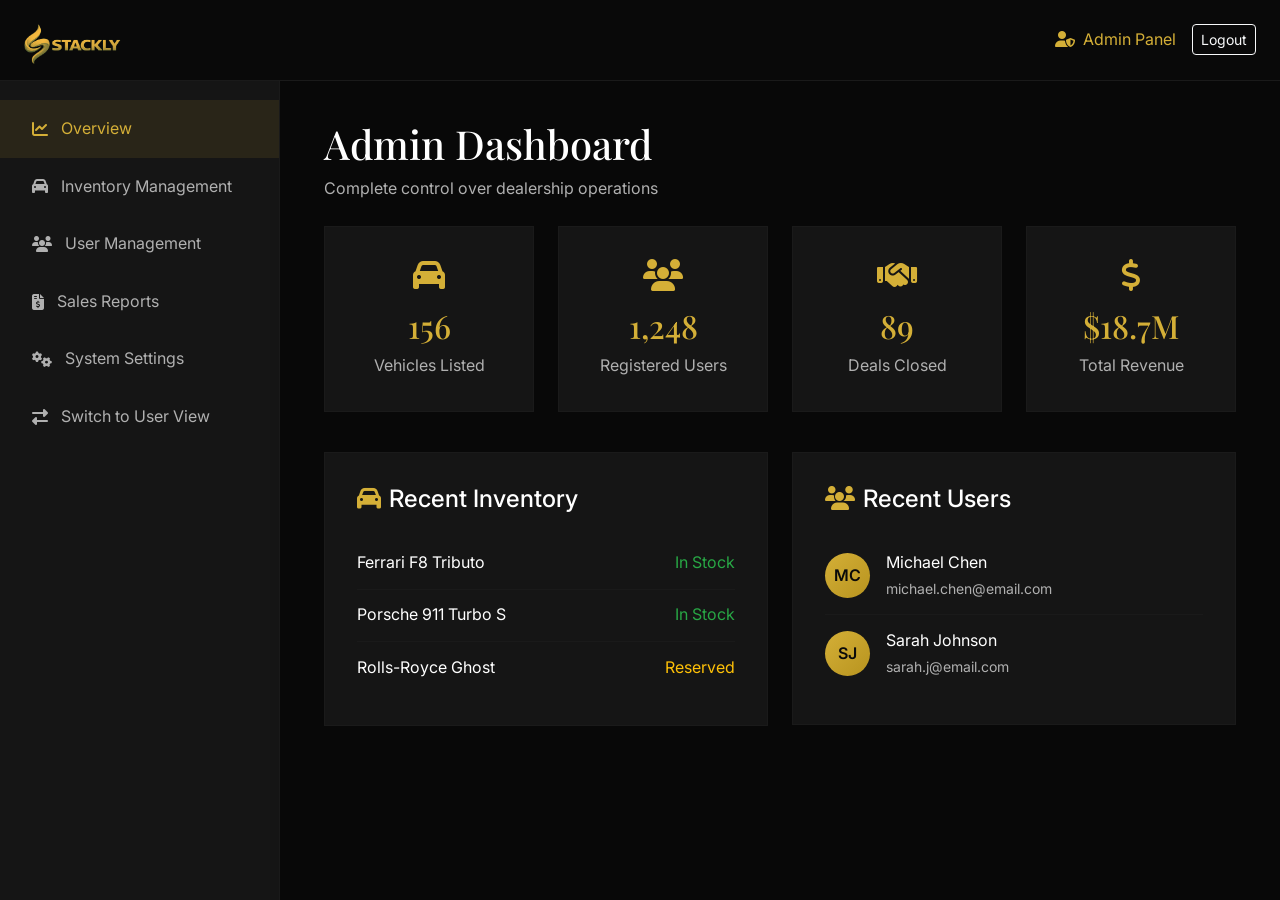
<file: admin-dashboard.html>
<!DOCTYPE html>
<html lang="en">
<head>
    <meta charset="UTF-8">
    <meta name="viewport" content="width=device-width, initial-scale=1.0">
    <title>Admin Dashboard - Apex Auto</title>
    <link href="https://cdn.jsdelivr.net/npm/bootstrap@5.3.0/dist/css/bootstrap.min.css" rel="stylesheet">
    <link rel="stylesheet" href="https://cdnjs.cloudflare.com/ajax/libs/font-awesome/6.4.0/css/all.min.css">
    <link href="https://fonts.googleapis.com/css2?family=Inter:wght@300;400;500;600;700;800&family=Playfair+Display:wght@400;500;600;700&display=swap" rel="stylesheet">
    <link rel="stylesheet" href="css/style.css">
    <style>
        body { background: var(--darker-bg); }
        .dashboard-sidebar { background: var(--card-bg); border-right: 1px solid var(--border-color); min-height: 100vh; position: fixed; width: 280px; padding-top: 100px; }
        .dashboard-main { margin-left: 280px; padding: 120px 2rem 2rem; }
        .sidebar-link { display: flex; align-items: center; gap: 0.8rem; padding: 1rem 2rem; color: var(--gray-text); text-decoration: none; transition: all 0.3s ease; cursor: pointer; }
        .sidebar-link:hover, .sidebar-link.active { color: var(--primary-color); background: rgba(212,175,55,0.1); }
        .dashboard-card { background: var(--card-bg); border: 1px solid var(--border-color); padding: 2rem; margin-bottom: 1.5rem; }
        .stat-card-dash { background: var(--card-bg); border: 1px solid var(--border-color); padding: 2rem; text-align: center; }
        .tab-content { display: none; }
        .tab-content.active { display: block; }
        @media (max-width: 992px) {
            .dashboard-sidebar { position: static; width: 100%; min-height: auto; padding-top: 0; }
            .dashboard-main { margin-left: 0; padding: 100px 1rem 2rem; }
        }
    </style>
</head>
<body>
    <nav class="navbar navbar-expand-lg navbar-dark fixed-top custom-nav scrolled">
        <div class="container-fluid px-4">
            <a class="navbar-brand nav-logo" href="home.html"><img src="images/image.png" alt="Apex Auto" style="height: 40px;"></a>
            <div class="ms-auto d-flex align-items-center gap-3">
                <span style="color: var(--primary-color);"><i class="fas fa-user-shield me-2"></i>Admin Panel</span>
                <a href="home.html" class="btn btn-outline-light btn-sm">Logout</a>
            </div>
        </div>
    </nav>

    <div class="dashboard-sidebar d-none d-lg-block">
        <div class="sidebar-link active" onclick="showTab('overview', event)"><i class="fas fa-chart-line"></i> Overview</div>
        <div class="sidebar-link" onclick="showTab('inventory', event)"><i class="fas fa-car"></i> Inventory Management</div>
        <div class="sidebar-link" onclick="showTab('users', event)"><i class="fas fa-users"></i> User Management</div>
        <div class="sidebar-link" onclick="showTab('sales', event)"><i class="fas fa-file-invoice-dollar"></i> Sales Reports</div>
        <div class="sidebar-link" onclick="showTab('settings', event)"><i class="fas fa-cogs"></i> System Settings</div>
        <a href="user-dashboard.html" class="sidebar-link"><i class="fas fa-exchange-alt"></i> Switch to User View</a>
    </div>

    <div class="dashboard-main">
        <div class="container-fluid">
            <div id="overview" class="tab-content active">
                <div class="mb-4">
                    <h1 style="font-family: 'Playfair Display', serif; font-size: 2.5rem; margin-bottom: 0.5rem;">Admin Dashboard</h1>
                    <p style="color: var(--gray-text);">Complete control over dealership operations</p>
                </div>
                <div class="row mb-4">
                    <div class="col-lg-3 col-md-6 mb-3">
                        <div class="stat-card-dash">
                            <i class="fas fa-car" style="font-size: 2rem; color: var(--primary-color); margin-bottom: 1rem;"></i>
                            <h2 style="color: var(--primary-color); font-family: 'Playfair Display', serif;">156</h2>
                            <p style="color: var(--gray-text); margin-bottom: 0;">Vehicles Listed</p>
                        </div>
                    </div>
                    <div class="col-lg-3 col-md-6 mb-3">
                        <div class="stat-card-dash">
                            <i class="fas fa-users" style="font-size: 2rem; color: var(--primary-color); margin-bottom: 1rem;"></i>
                            <h2 style="color: var(--primary-color); font-family: 'Playfair Display', serif;">1,248</h2>
                            <p style="color: var(--gray-text); margin-bottom: 0;">Registered Users</p>
                        </div>
                    </div>
                    <div class="col-lg-3 col-md-6 mb-3">
                        <div class="stat-card-dash">
                            <i class="fas fa-handshake" style="font-size: 2rem; color: var(--primary-color); margin-bottom: 1rem;"></i>
                            <h2 style="color: var(--primary-color); font-family: 'Playfair Display', serif;">89</h2>
                            <p style="color: var(--gray-text); margin-bottom: 0;">Deals Closed</p>
                        </div>
                    </div>
                    <div class="col-lg-3 col-md-6 mb-3">
                        <div class="stat-card-dash">
                            <i class="fas fa-dollar-sign" style="font-size: 2rem; color: var(--primary-color); margin-bottom: 1rem;"></i>
                            <h2 style="color: var(--primary-color); font-family: 'Playfair Display', serif;">$18.7M</h2>
                            <p style="color: var(--gray-text); margin-bottom: 0;">Total Revenue</p>
                        </div>
                    </div>
                </div>
                <div class="row">
                    <div class="col-lg-6">
                        <div class="dashboard-card">
                            <h4 style="margin-bottom: 1.5rem;"><i class="fas fa-car me-2" style="color: var(--primary-color);"></i>Recent Inventory</h4>
                            <div style="display: flex; justify-content: space-between; padding: 0.8rem 0; border-bottom: 1px solid var(--border-color);">
                                <span>Ferrari F8 Tributo</span>
                                <span style="color: #28a745;">In Stock</span>
                            </div>
                            <div style="display: flex; justify-content: space-between; padding: 0.8rem 0; border-bottom: 1px solid var(--border-color);">
                                <span>Porsche 911 Turbo S</span>
                                <span style="color: #28a745;">In Stock</span>
                            </div>
                            <div style="display: flex; justify-content: space-between; padding: 0.8rem 0;">
                                <span>Rolls-Royce Ghost</span>
                                <span style="color: #ffc107;">Reserved</span>
                            </div>
                        </div>
                    </div>
                    <div class="col-lg-6">
                        <div class="dashboard-card">
                            <h4 style="margin-bottom: 1.5rem;"><i class="fas fa-users me-2" style="color: var(--primary-color);"></i>Recent Users</h4>
                            <div style="display: flex; align-items: center; gap: 1rem; padding: 0.8rem 0; border-bottom: 1px solid var(--border-color);">
                                <div style="width: 45px; height: 45px; background: linear-gradient(135deg, var(--primary-color), var(--primary-dark)); border-radius: 50%; display: flex; align-items: center; justify-content: center; color: var(--secondary-color); font-weight: 600;">MC</div>
                                <div style="flex: 1;"><div>Michael Chen</div><small style="color: var(--gray-text);">michael.chen@email.com</small></div>
                            </div>
                            <div style="display: flex; align-items: center; gap: 1rem; padding: 0.8rem 0;">
                                <div style="width: 45px; height: 45px; background: linear-gradient(135deg, var(--primary-color), var(--primary-dark)); border-radius: 50%; display: flex; align-items: center; justify-content: center; color: var(--secondary-color); font-weight: 600;">SJ</div>
                                <div style="flex: 1;"><div>Sarah Johnson</div><small style="color: var(--gray-text);">sarah.j@email.com</small></div>
                            </div>
                        </div>
                    </div>
                </div>
            </div>

            <div id="inventory" class="tab-content">
                <div class="mb-4">
                    <h1 style="font-family: 'Playfair Display', serif; font-size: 2.5rem; margin-bottom: 0.5rem;">Inventory Management</h1>
                    <p style="color: var(--gray-text);">Add, edit and manage vehicle listings</p>
                </div>
                <div class="dashboard-card">
                    <button class="btn btn-primary mb-3"><i class="fas fa-plus me-2"></i>Add New Vehicle</button>
                    <div style="overflow-x: auto;">
                        <table style="width: 100%; color: var(--light-text);">
                            <thead>
                                <tr style="border-bottom: 2px solid var(--border-color);">
                                    <th style="padding: 1rem; color: var(--gray-text);">Vehicle</th>
                                    <th style="padding: 1rem; color: var(--gray-text);">Brand</th>
                                    <th style="padding: 1rem; color: var(--gray-text);">Year</th>
                                    <th style="padding: 1rem; color: var(--gray-text);">Price</th>
                                    <th style="padding: 1rem; color: var(--gray-text);">Status</th>
                                    <th style="padding: 1rem; color: var(--gray-text);">Actions</th>
                                </tr>
                            </thead>
                            <tbody>
                                <tr style="border-bottom: 1px solid var(--border-color);">
                                    <td style="padding: 1rem;">Ferrari F8 Tributo</td>
                                    <td style="padding: 1rem; color: var(--gray-text);">Ferrari</td>
                                    <td style="padding: 1rem; color: var(--gray-text);">2023</td>
                                    <td style="padding: 1rem; color: var(--primary-color);">$280,000</td>
                                    <td style="padding: 1rem;"><span style="color: #28a745;">In Stock</span></td>
                                    <td style="padding: 1rem;"><button class="btn btn-sm btn-outline-light me-1"><i class="fas fa-edit"></i></button><button class="btn btn-sm btn-outline-light"><i class="fas fa-trash"></i></button></td>
                                </tr>
                                <tr style="border-bottom: 1px solid var(--border-color);">
                                    <td style="padding: 1rem;">Porsche 911 Turbo S</td>
                                    <td style="padding: 1rem; color: var(--gray-text);">Porsche</td>
                                    <td style="padding: 1rem; color: var(--gray-text);">2024</td>
                                    <td style="padding: 1rem; color: var(--primary-color);">$203,500</td>
                                    <td style="padding: 1rem;"><span style="color: #28a745;">In Stock</span></td>
                                    <td style="padding: 1rem;"><button class="btn btn-sm btn-outline-light me-1"><i class="fas fa-edit"></i></button><button class="btn btn-sm btn-outline-light"><i class="fas fa-trash"></i></button></td>
                                </tr>
                                <tr style="border-bottom: 1px solid var(--border-color);">
                                    <td style="padding: 1rem;">Rolls-Royce Ghost</td>
                                    <td style="padding: 1rem; color: var(--gray-text);">Rolls-Royce</td>
                                    <td style="padding: 1rem; color: var(--gray-text);">2023</td>
                                    <td style="padding: 1rem; color: var(--primary-color);">$340,000</td>
                                    <td style="padding: 1rem;"><span style="color: #ffc107;">Reserved</span></td>
                                    <td style="padding: 1rem;"><button class="btn btn-sm btn-outline-light me-1"><i class="fas fa-edit"></i></button><button class="btn btn-sm btn-outline-light"><i class="fas fa-trash"></i></button></td>
                                </tr>
                                <tr>
                                    <td style="padding: 1rem;">Lamborghini Huracan</td>
                                    <td style="padding: 1rem; color: var(--gray-text);">Lamborghini</td>
                                    <td style="padding: 1rem; color: var(--gray-text);">2023</td>
                                    <td style="padding: 1rem; color: var(--primary-color);">$248,000</td>
                                    <td style="padding: 1rem;"><span style="color: #28a745;">In Stock</span></td>
                                    <td style="padding: 1rem;"><button class="btn btn-sm btn-outline-light me-1"><i class="fas fa-edit"></i></button><button class="btn btn-sm btn-outline-light"><i class="fas fa-trash"></i></button></td>
                                </tr>
                            </tbody>
                        </table>
                    </div>
                </div>
            </div>

            <div id="users" class="tab-content">
                <div class="mb-4">
                    <h1 style="font-family: 'Playfair Display', serif; font-size: 2.5rem; margin-bottom: 0.5rem;">User Management</h1>
                    <p style="color: var(--gray-text);">View and manage registered users</p>
                </div>
                <div class="dashboard-card">
                    <div style="overflow-x: auto;">
                        <table style="width: 100%; color: var(--light-text);">
                            <thead>
                                <tr style="border-bottom: 2px solid var(--border-color);">
                                    <th style="padding: 1rem; color: var(--gray-text);">User</th>
                                    <th style="padding: 1rem; color: var(--gray-text);">Email</th>
                                    <th style="padding: 1rem; color: var(--gray-text);">Phone</th>
                                    <th style="padding: 1rem; color: var(--gray-text);">Role</th>
                                    <th style="padding: 1rem; color: var(--gray-text);">Status</th>
                                    <th style="padding: 1rem; color: var(--gray-text);">Actions</th>
                                </tr>
                            </thead>
                            <tbody>
                                <tr style="border-bottom: 1px solid var(--border-color);">
                                    <td style="padding: 1rem;">Michael Chen</td>
                                    <td style="padding: 1rem; color: var(--gray-text);">michael.chen@email.com</td>
                                    <td style="padding: 1rem; color: var(--gray-text);">+1 (310) 555-0124</td>
                                    <td style="padding: 1rem;">Customer</td>
                                    <td style="padding: 1rem;"><span style="color: #28a745;">Active</span></td>
                                    <td style="padding: 1rem;"><button class="btn btn-sm btn-outline-light"><i class="fas fa-ban"></i></button></td>
                                </tr>
                                <tr style="border-bottom: 1px solid var(--border-color);">
                                    <td style="padding: 1rem;">Sarah Johnson</td>
                                    <td style="padding: 1rem; color: var(--gray-text);">sarah.j@email.com</td>
                                    <td style="padding: 1rem; color: var(--gray-text);">+1 (310) 555-0125</td>
                                    <td style="padding: 1rem;">Customer</td>
                                    <td style="padding: 1rem;"><span style="color: #28a745;">Active</span></td>
                                    <td style="padding: 1rem;"><button class="btn btn-sm btn-outline-light"><i class="fas fa-ban"></i></button></td>
                                </tr>
                                <tr style="border-bottom: 1px solid var(--border-color);">
                                    <td style="padding: 1rem;">David Park</td>
                                    <td style="padding: 1rem; color: var(--gray-text);">david.park@email.com</td>
                                    <td style="padding: 1rem; color: var(--gray-text);">+1 (310) 555-0126</td>
                                    <td style="padding: 1rem;">Customer</td>
                                    <td style="padding: 1rem;"><span style="color: #28a745;">Active</span></td>
                                    <td style="padding: 1rem;"><button class="btn btn-sm btn-outline-light"><i class="fas fa-ban"></i></button></td>
                                </tr>
                                <tr>
                                    <td style="padding: 1rem;">Admin User</td>
                                    <td style="padding: 1rem; color: var(--gray-text);">admin@apexauto.com</td>
                                    <td style="padding: 1rem; color: var(--gray-text);">+1 (310) 555-0001</td>
                                    <td style="padding: 1rem; color: var(--primary-color);">Admin</td>
                                    <td style="padding: 1rem;"><span style="color: #28a745;">Active</span></td>
                                    <td style="padding: 1rem;"><button class="btn btn-sm btn-outline-light" disabled><i class="fas fa-shield-alt"></i></button></td>
                                </tr>
                            </tbody>
                        </table>
                    </div>
                </div>
            </div>

            <div id="sales" class="tab-content">
                <div class="mb-4">
                    <h1 style="font-family: 'Playfair Display', serif; font-size: 2.5rem; margin-bottom: 0.5rem;">Sales Reports</h1>
                    <p style="color: var(--gray-text);">Track revenue and sales performance</p>
                </div>
                <div class="row mb-4">
                    <div class="col-lg-3 col-md-6 mb-3">
                        <div class="dashboard-card text-center">
                            <h3 style="color: var(--primary-color); font-family: 'Playfair Display', serif;">$4.2M</h3>
                            <p style="color: var(--gray-text); margin-bottom: 0;">This Month</p>
                        </div>
                    </div>
                    <div class="col-lg-3 col-md-6 mb-3">
                        <div class="dashboard-card text-center">
                            <h3 style="color: var(--primary-color); font-family: 'Playfair Display', serif;">$18.7M</h3>
                            <p style="color: var(--gray-text); margin-bottom: 0;">This Year</p>
                        </div>
                    </div>
                    <div class="col-lg-3 col-md-6 mb-3">
                        <div class="dashboard-card text-center">
                            <h3 style="color: var(--primary-color); font-family: 'Playfair Display', serif;">89</h3>
                            <p style="color: var(--gray-text); margin-bottom: 0;">Vehicles Sold</p>
                        </div>
                    </div>
                    <div class="col-lg-3 col-md-6 mb-3">
                        <div class="dashboard-card text-center">
                            <h3 style="color: var(--primary-color); font-family: 'Playfair Display', serif;">32%</h3>
                            <p style="color: var(--gray-text); margin-bottom: 0;">Profit Margin</p>
                        </div>
                    </div>
                </div>
                <div class="dashboard-card">
                    <h4 style="margin-bottom: 1.5rem;">Recent Sales</h4>
                    <div style="overflow-x: auto;">
                        <table style="width: 100%; color: var(--light-text);">
                            <thead>
                                <tr style="border-bottom: 2px solid var(--border-color);">
                                    <th style="padding: 1rem; color: var(--gray-text);">Order ID</th>
                                    <th style="padding: 1rem; color: var(--gray-text);">Customer</th>
                                    <th style="padding: 1rem; color: var(--gray-text);">Vehicle</th>
                                    <th style="padding: 1rem; color: var(--gray-text);">Amount</th>
                                    <th style="padding: 1rem; color: var(--gray-text);">Date</th>
                                </tr>
                            </thead>
                            <tbody>
                                <tr style="border-bottom: 1px solid var(--border-color);">
                                    <td style="padding: 1rem; color: var(--primary-color);">#ORD-001</td>
                                    <td style="padding: 1rem;">Michael Chen</td>
                                    <td style="padding: 1rem; color: var(--gray-text);">Ferrari F8 Tributo</td>
                                    <td style="padding: 1rem; color: var(--primary-color); font-weight: 600;">$280,000</td>
                                    <td style="padding: 1rem; color: var(--gray-text);">Oct 28, 2026</td>
                                </tr>
                                <tr style="border-bottom: 1px solid var(--border-color);">
                                    <td style="padding: 1rem; color: var(--primary-color);">#ORD-002</td>
                                    <td style="padding: 1rem;">Sarah Johnson</td>
                                    <td style="padding: 1rem; color: var(--gray-text);">Porsche 911 Turbo S</td>
                                    <td style="padding: 1rem; color: var(--primary-color); font-weight: 600;">$203,500</td>
                                    <td style="padding: 1rem; color: var(--gray-text);">Oct 27, 2026</td>
                                </tr>
                                <tr>
                                    <td style="padding: 1rem; color: var(--primary-color);">#ORD-003</td>
                                    <td style="padding: 1rem;">David Park</td>
                                    <td style="padding: 1rem; color: var(--gray-text);">Lamborghini Huracan</td>
                                    <td style="padding: 1rem; color: var(--primary-color); font-weight: 600;">$248,000</td>
                                    <td style="padding: 1rem; color: var(--gray-text);">Oct 25, 2026</td>
                                </tr>
                            </tbody>
                        </table>
                    </div>
                </div>
            </div>

            <div id="settings" class="tab-content">
                <div class="mb-4">
                    <h1 style="font-family: 'Playfair Display', serif; font-size: 2.5rem; margin-bottom: 0.5rem;">System Settings</h1>
                    <p style="color: var(--gray-text);">Configure dealership settings</p>
                </div>
                <div class="row">
                    <div class="col-lg-8">
                        <div class="dashboard-card mb-4">
                            <h4 style="margin-bottom: 1.5rem;">General Settings</h4>
                            <div class="mb-3">
                                <label style="color: var(--light-text); margin-bottom: 0.5rem;">Dealership Name</label>
                                <input type="text" class="form-control" value="Apex Auto" style="background: var(--dark-bg); border: 1px solid var(--border-color); color: var(--light-text);">
                            </div>
                            <div class="mb-3">
                                <label style="color: var(--light-text); margin-bottom: 0.5rem;">Contact Email</label>
                                <input type="email" class="form-control" value="info@apexauto.com" style="background: var(--dark-bg); border: 1px solid var(--border-color); color: var(--light-text);">
                            </div>
                            <div class="mb-3">
                                <label style="color: var(--light-text); margin-bottom: 0.5rem;">Phone Number</label>
                                <input type="tel" class="form-control" value="+1 (310) 555-0123" style="background: var(--dark-bg); border: 1px solid var(--border-color); color: var(--light-text);">
                            </div>
                            <div class="mb-3">
                                <label style="color: var(--light-text); margin-bottom: 0.5rem;">Showroom Address</label>
                                <input type="text" class="form-control" value="123 Luxury Drive, Beverly Hills, CA 90210" style="background: var(--dark-bg); border: 1px solid var(--border-color); color: var(--light-text);">
                            </div>
                            <button class="btn btn-primary">Save Changes</button>
                        </div>
                    </div>
                    <div class="col-lg-4">
                        <div class="dashboard-card">
                            <h4 style="margin-bottom: 1.5rem;">Quick Actions</h4>
                            <button class="btn btn-outline-light w-100 mb-2"><i class="fas fa-database me-2"></i>Backup Database</button>
                            <button class="btn btn-outline-light w-100 mb-2"><i class="fas fa-file-export me-2"></i>Export Reports</button>
                            <button class="btn btn-outline-light w-100 mb-2"><i class="fas fa-bell me-2"></i>Notifications</button>
                            <button class="btn btn-outline-danger w-100"><i class="fas fa-trash-alt me-2"></i>Clear Cache</button>
                        </div>
                    </div>
                </div>
            </div>
        </div>
    </div>

    <script src="https://cdn.jsdelivr.net/npm/bootstrap@5.3.0/dist/js/bootstrap.bundle.min.js"></script>
    <script>
        function showTab(tabName, evt) {
            document.querySelectorAll('.tab-content').forEach(tab => {
                tab.classList.remove('active');
            });
            document.querySelectorAll('.sidebar-link').forEach(link => {
                link.classList.remove('active');
            });
            document.getElementById(tabName).classList.add('active');
            if (evt && evt.currentTarget) {
                evt.currentTarget.classList.add('active');
            }
        }
    </script>
</body>
</html>
</file>
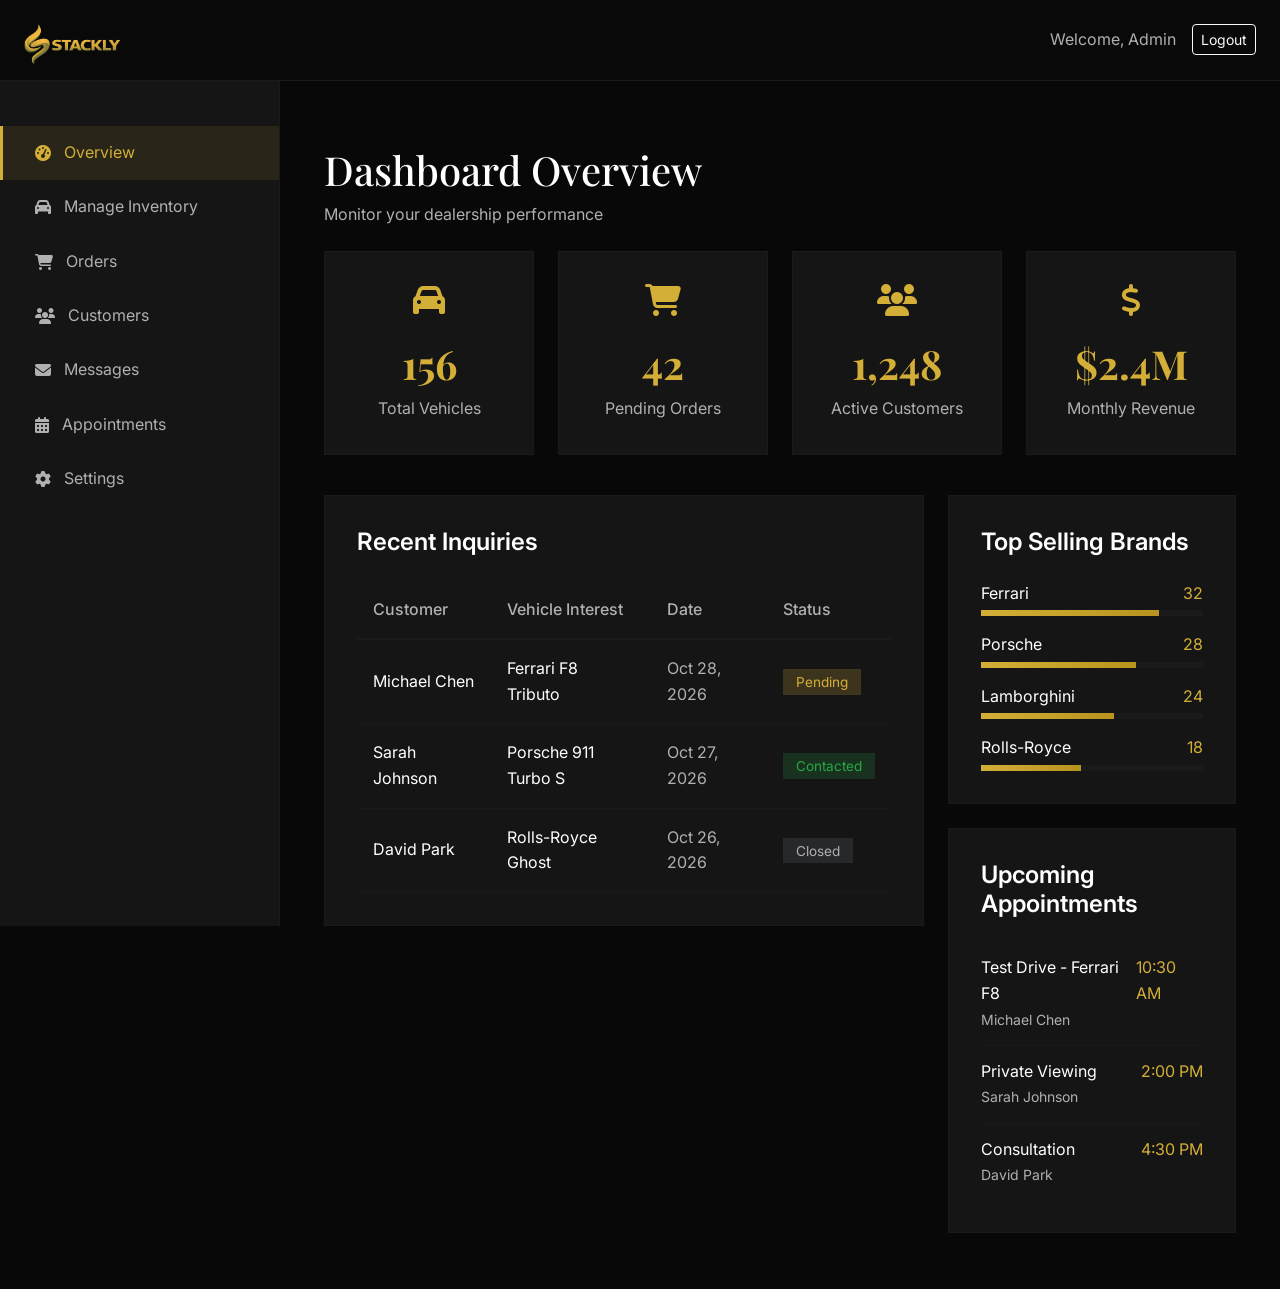
<file: dashboard.html>
<!DOCTYPE html>
<html lang="en">
<head>
    <meta charset="UTF-8">ope
    <meta name="viewport" content="width=device-width, initial-scale=1.0">
    <title>Dashboard - Apex Auto</title>
    <link href="https://cdn.jsdelivr.net/npm/bootstrap@5.3.0/dist/css/bootstrap.min.css" rel="stylesheet">
    <link rel="stylesheet" href="https://cdnjs.cloudflare.com/ajax/libs/font-awesome/6.4.0/css/all.min.css">
    <link href="https://fonts.googleapis.com/css2?family=Inter:wght@300;400;500;600;700;800&family=Playfair+Display:wght@400;500;600;700&display=swap" rel="stylesheet">
    <link rel="stylesheet" href="css/style.css">
    <style>
        body { background: var(--darker-bg); }
        .dashboard-sidebar { background: var(--card-bg); border-right: 1px solid var(--border-color); min-height: 100vh; position: fixed; width: 280px; padding-top: 100px; }
        .dashboard-main { margin-left: 280px; padding: 120px 2rem 2rem; }
        .sidebar-link { display: flex; align-items: center; gap: 0.8rem; padding: 0.9rem 2rem; color: var(--gray-text); text-decoration: none; transition: all 0.3s ease; border-left: 3px solid transparent; }
        .sidebar-link:hover, .sidebar-link.active { color: var(--primary-color); background: rgba(212,175,55,0.1); border-left-color: var(--primary-color); }
        .stat-box { background: var(--card-bg); border: 1px solid var(--border-color); padding: 2rem; text-align: center; transition: all 0.3s ease; }
        .stat-box:hover { border-color: var(--primary-color); transform: translateY(-5px); }
        .dashboard-card { background: var(--card-bg); border: 1px solid var(--border-color); padding: 2rem; }
        @media (max-width: 992px) {
            .dashboard-sidebar { position: static; width: 100%; min-height: auto; padding-top: 0; }
            .dashboard-main { margin-left: 0; padding: 100px 1rem 2rem; }
        }
    </style>
</head>
<body>
    <nav class="navbar navbar-expand-lg navbar-dark fixed-top custom-nav scrolled">
        <div class="container-fluid px-4">
            <a class="navbar-brand nav-logo" href="home.html"><img src="images/image.png" alt="Apex Auto" style="height: 40px;"></a>
            <div class="ms-auto d-flex align-items-center gap-3">
                <span style="color: var(--gray-text);">Welcome, Admin</span>
                <a href="home.html" class="btn btn-outline-light btn-sm">Logout</a>
            </div>
        </div>
    </nav>

    <div class="dashboard-sidebar d-none d-lg-block">
        <a href="dashboard.html" class="sidebar-link active"><i class="fas fa-tachometer-alt"></i> Overview</a>
        <a href="dashboard-inventory.html" class="sidebar-link"><i class="fas fa-car"></i> Manage Inventory</a>
        <a href="dashboard-orders.html" class="sidebar-link"><i class="fas fa-shopping-cart"></i> Orders</a>
        <a href="dashboard-customers.html" class="sidebar-link"><i class="fas fa-users"></i> Customers</a>
        <a href="dashboard-messages.html" class="sidebar-link"><i class="fas fa-envelope"></i> Messages</a>
        <a href="dashboard-appointments.html" class="sidebar-link"><i class="fas fa-calendar-alt"></i> Appointments</a>
        <a href="dashboard-settings.html" class="sidebar-link"><i class="fas fa-cog"></i> Settings</a>
    </div>

    <div class="dashboard-main">
        <div class="container-fluid">
            <div class="mb-4">
                <h1 style="font-family: 'Playfair Display', serif; font-size: 2.5rem; margin-bottom: 0.5rem;">Dashboard Overview</h1>
                <p style="color: var(--gray-text);">Monitor your dealership performance</p>
            </div>

            <div class="row mb-4">
                <div class="col-lg-3 col-md-6 mb-3">
                    <div class="stat-box">
                        <i class="fas fa-car" style="font-size: 2rem; color: var(--primary-color); margin-bottom: 1rem;"></i>
                        <div style="font-size: 2.5rem; font-weight: 700; font-family: 'Playfair Display', serif; color: var(--primary-color);">156</div>
                        <p style="color: var(--gray-text); margin-bottom: 0;">Total Vehicles</p>
                    </div>
                </div>
                <div class="col-lg-3 col-md-6 mb-3">
                    <div class="stat-box">
                        <i class="fas fa-shopping-cart" style="font-size: 2rem; color: var(--primary-color); margin-bottom: 1rem;"></i>
                        <div style="font-size: 2.5rem; font-weight: 700; font-family: 'Playfair Display', serif; color: var(--primary-color);">42</div>
                        <p style="color: var(--gray-text); margin-bottom: 0;">Pending Orders</p>
                    </div>
                </div>
                <div class="col-lg-3 col-md-6 mb-3">
                    <div class="stat-box">
                        <i class="fas fa-users" style="font-size: 2rem; color: var(--primary-color); margin-bottom: 1rem;"></i>
                        <div style="font-size: 2.5rem; font-weight: 700; font-family: 'Playfair Display', serif; color: var(--primary-color);">1,248</div>
                        <p style="color: var(--gray-text); margin-bottom: 0;">Active Customers</p>
                    </div>
                </div>
                <div class="col-lg-3 col-md-6 mb-3">
                    <div class="stat-box">
                        <i class="fas fa-dollar-sign" style="font-size: 2rem; color: var(--primary-color); margin-bottom: 1rem;"></i>
                        <div style="font-size: 2.5rem; font-weight: 700; font-family: 'Playfair Display', serif; color: var(--primary-color);">$2.4M</div>
                        <p style="color: var(--gray-text); margin-bottom: 0;">Monthly Revenue</p>
                    </div>
                </div>
            </div>

            <div class="row">
                <div class="col-lg-8 mb-4">
                    <div class="dashboard-card">
                        <h4 style="margin-bottom: 1.5rem; font-weight: 600;">Recent Inquiries</h4>
                        <div style="overflow-x: auto;">
                            <table style="width: 100%; color: var(--light-text);">
                                <thead>
                                    <tr style="border-bottom: 2px solid var(--border-color);">
                                        <th style="padding: 1rem; color: var(--gray-text); font-weight: 500;">Customer</th>
                                        <th style="padding: 1rem; color: var(--gray-text); font-weight: 500;">Vehicle Interest</th>
                                        <th style="padding: 1rem; color: var(--gray-text); font-weight: 500;">Date</th>
                                        <th style="padding: 1rem; color: var(--gray-text); font-weight: 500;">Status</th>
                                    </tr>
                                </thead>
                                <tbody>
                                    <tr style="border-bottom: 1px solid var(--border-color);">
                                        <td style="padding: 1rem;">Michael Chen</td>
                                        <td style="padding: 1rem;">Ferrari F8 Tributo</td>
                                        <td style="padding: 1rem; color: var(--gray-text);">Oct 28, 2026</td>
                                        <td style="padding: 1rem;"><span style="background: rgba(212,175,55,0.2); color: var(--primary-color); padding: 0.3rem 0.8rem; font-size: 0.85rem;">Pending</span></td>
                                    </tr>
                                    <tr style="border-bottom: 1px solid var(--border-color);">
                                        <td style="padding: 1rem;">Sarah Johnson</td>
                                        <td style="padding: 1rem;">Porsche 911 Turbo S</td>
                                        <td style="padding: 1rem; color: var(--gray-text);">Oct 27, 2026</td>
                                        <td style="padding: 1rem;"><span style="background: rgba(40,167,69,0.2); color: #28a745; padding: 0.3rem 0.8rem; font-size: 0.85rem;">Contacted</span></td>
                                    </tr>
                                    <tr style="border-bottom: 1px solid var(--border-color);">
                                        <td style="padding: 1rem;">David Park</td>
                                        <td style="padding: 1rem;">Rolls-Royce Ghost</td>
                                        <td style="padding: 1rem; color: var(--gray-text);">Oct 26, 2026</td>
                                        <td style="padding: 1rem;"><span style="background: rgba(108,117,125,0.2); color: var(--gray-text); padding: 0.3rem 0.8rem; font-size: 0.85rem;">Closed</span></td>
                                    </tr>
                                </tbody>
                            </table>
                        </div>
                    </div>
                </div>
                <div class="col-lg-4 mb-4">
                    <div class="dashboard-card mb-4">
                        <h4 style="margin-bottom: 1.5rem; font-weight: 600;">Top Selling Brands</h4>
                        <div style="margin-bottom: 1rem;">
                            <div class="d-flex justify-content-between mb-1">
                                <span>Ferrari</span>
                                <span style="color: var(--primary-color);">32</span>
                            </div>
                            <div style="height: 6px; background: var(--border-color); overflow: hidden;">
                                <div style="height: 100%; width: 80%; background: linear-gradient(90deg, var(--primary-color), var(--primary-dark));"></div>
                            </div>
                        </div>
                        <div style="margin-bottom: 1rem;">
                            <div class="d-flex justify-content-between mb-1">
                                <span>Porsche</span>
                                <span style="color: var(--primary-color);">28</span>
                            </div>
                            <div style="height: 6px; background: var(--border-color); overflow: hidden;">
                                <div style="height: 100%; width: 70%; background: linear-gradient(90deg, var(--primary-color), var(--primary-dark));"></div>
                            </div>
                        </div>
                        <div style="margin-bottom: 1rem;">
                            <div class="d-flex justify-content-between mb-1">
                                <span>Lamborghini</span>
                                <span style="color: var(--primary-color);">24</span>
                            </div>
                            <div style="height: 6px; background: var(--border-color); overflow: hidden;">
                                <div style="height: 100%; width: 60%; background: linear-gradient(90deg, var(--primary-color), var(--primary-dark));"></div>
                            </div>
                        </div>
                        <div>
                            <div class="d-flex justify-content-between mb-1">
                                <span>Rolls-Royce</span>
                                <span style="color: var(--primary-color);">18</span>
                            </div>
                            <div style="height: 6px; background: var(--border-color); overflow: hidden;">
                                <div style="height: 100%; width: 45%; background: linear-gradient(90deg, var(--primary-color), var(--primary-dark));"></div>
                            </div>
                        </div>
                    </div>
                    <div class="dashboard-card">
                        <h4 style="margin-bottom: 1.5rem; font-weight: 600;">Upcoming Appointments</h4>
                        <div style="padding: 0.8rem 0; border-bottom: 1px solid var(--border-color);">
                            <div class="d-flex justify-content-between">
                                <span>Test Drive - Ferrari F8</span>
                                <span style="color: var(--primary-color);">10:30 AM</span>
                            </div>
                            <small style="color: var(--gray-text);">Michael Chen</small>
                        </div>
                        <div style="padding: 0.8rem 0; border-bottom: 1px solid var(--border-color);">
                            <div class="d-flex justify-content-between">
                                <span>Private Viewing</span>
                                <span style="color: var(--primary-color);">2:00 PM</span>
                            </div>
                            <small style="color: var(--gray-text);">Sarah Johnson</small>
                        </div>
                        <div style="padding: 0.8rem 0;">
                            <div class="d-flex justify-content-between">
                                <span>Consultation</span>
                                <span style="color: var(--primary-color);">4:30 PM</span>
                            </div>
                            <small style="color: var(--gray-text);">David Park</small>
                        </div>
                    </div>
                </div>
            </div>
        </div>
    </div>

    <script src="https://cdn.jsdelivr.net/npm/bootstrap@5.3.0/dist/js/bootstrap.bundle.min.js"></script>
    <script src="https://cdnjs.cloudflare.com/ajax/libs/gsap/3.12.2/gsap.min.js"></script>
    <script src="js/main.js"></script>
</body>
</html>
</file>
<file: css/style.css>
/* Premium Car Dealership Theme - Apex Auto */
:root {
    --primary-color: #d4af37;
    --primary-dark: #b8941f;
    --secondary-color: #0a0a0a;
    --dark-bg: #111111;
    --darker-bg: #080808;
    --light-text: #ffffff;
    --gray-text: #b0b0b0;
    --border-color: #1a1a1a;
    --card-bg: #151515;
}

* {
    margin: 0;
    padding: 0;
    box-sizing: border-box;
}

html {
    scroll-behavior: smooth;
}

body {
    font-family: 'Inter', sans-serif;
    background-color: var(--secondary-color);
    color: var(--light-text);
    overflow-x: hidden;
    line-height: 1.6;
}

/* Preloader */
.preloader {
    position: fixed;
    top: 0;
    left: 0;
    width: 100%;
    height: 100%;
    background: var(--secondary-color);
    display: flex;
    align-items: center;
    justify-content: center;
    z-index: 10000;
    transition: opacity 0.5s ease, visibility 0.5s ease;
}

.preloader.hidden {
    opacity: 0;
    visibility: hidden;
}

.preloader-content {
    text-align: center;
}

.preloader-logo {
    font-family: 'Playfair Display', serif;
    font-size: 2.5rem;
    font-weight: 700;
    letter-spacing: 0.3em;
    color: var(--primary-color);
    margin-bottom: 2rem;
}

.preloader-bar {
    width: 200px;
    height: 2px;
    background: var(--border-color);
    position: relative;
    overflow: hidden;
}

.preloader-bar::after {
    content: '';
    position: absolute;
    top: 0;
    left: -100%;
    width: 100%;
    height: 100%;
    background: var(--primary-color);
    animation: preloaderLoad 1.5s ease-in-out infinite;
}

@keyframes preloaderLoad {
    0% {
        left: -100%;
    }
    100% {
        left: 100%;
    }
}

/* Navigation */
.custom-nav {
    background: rgba(10, 10, 10, 0.95);
    backdrop-filter: blur(10px);
    padding: 1rem 0;
    transition: all 0.3s ease;
    border-bottom: 1px solid var(--border-color);
}

.custom-nav.scrolled {
    padding: 0.7rem 0;
    background: rgba(10, 10, 10, 0.98);
}

.nav-logo {
    font-family: 'Playfair Display', serif;
    font-size: 1.8rem;
    font-weight: 700;
    letter-spacing: 0.2em;
    color: var(--primary-color) !important;
}

.navbar-nav .nav-link {
    color: var(--light-text) !important;
    font-weight: 500;
    margin: 0 0.8rem;
    position: relative;
    transition: color 0.3s ease;
}

.navbar-nav .nav-link::after {
    content: '';
    position: absolute;
    bottom: -5px;
    left: 0;
    width: 0;
    height: 2px;
    background: var(--primary-color);
    transition: width 0.3s ease;
}

.navbar-nav .nav-link:hover {
    color: var(--primary-color) !important;
}

.navbar-nav .nav-link:hover::after {
    width: 100%;
}

.nav-cta {
    background: linear-gradient(135deg, var(--primary-color), var(--primary-dark));
    border: none;
    padding: 0.6rem 1.8rem;
    font-weight: 600;
    transition: all 0.3s ease;
    box-shadow: 0 4px 15px rgba(212, 175, 55, 0.3);
}

.nav-cta:hover {
    transform: translateY(-2px);
    box-shadow: 0 6px 20px rgba(212, 175, 55, 0.4);
    background: linear-gradient(135deg, var(--primary-dark), var(--primary-color));
}

/* Hero Section */
.hero-section {
    height: 100vh;
    position: relative;
    display: flex;
    align-items: center;
    overflow: hidden;
}

.hero-bg {
    position: absolute;
    top: 0;
    left: 0;
    width: 100%;
    height: 100%;
    z-index: -2;
}

.hero-image {
    width: 100%;
    height: 100%;
    object-fit: cover;
    transform: scale(1.1);
}

.hero-overlay {
    position: absolute;
    top: 0;
    left: 0;
    width: 100%;
    height: 100%;
    background: linear-gradient(90deg, rgba(10, 10, 10, 0.95) 0%, rgba(10, 10, 10, 0.7) 50%, rgba(10, 10, 10, 0.3) 100%);
    z-index: 1;
}

.hero-content {
    position: relative;
    z-index: 2;
    padding-top: 80px;
}

.hero-title {
    font-family: 'Playfair Display', serif;
    font-size: 4.5rem;
    font-weight: 700;
    line-height: 1.1;
    margin-bottom: 1.5rem;
    letter-spacing: 0.02em;
}

.hero-title-line {
    display: block;
    overflow: hidden;
}

.hero-title-accent {
    color: var(--primary-color);
}

.hero-subtitle {
    font-size: 1.3rem;
    color: var(--gray-text);
    margin-bottom: 2.5rem;
    max-width: 600px;
    font-weight: 400;
}

.hero-buttons {
    display: flex;
    gap: 1rem;
    flex-wrap: wrap;
}

.hero-btn {
    padding: 0.8rem 2.5rem;
    font-weight: 600;
    border-radius: 0;
    transition: all 0.3s ease;
}

.hero-btn.btn-primary {
    background: linear-gradient(135deg, var(--primary-color), var(--primary-dark));
    border: none;
    box-shadow: 0 4px 15px rgba(212, 175, 55, 0.3);
}

.hero-btn.btn-primary:hover {
    transform: translateY(-3px);
    box-shadow: 0 6px 25px rgba(212, 175, 55, 0.4);
}

.hero-btn.btn-outline-light {
    border: 2px solid var(--light-text);
    color: var(--light-text);
    background: transparent;
}

.hero-btn.btn-outline-light:hover {
    background: var(--light-text);
    color: var(--secondary-color);
    transform: translateY(-3px);
}

.hero-scroll {
    position: absolute;
    bottom: 2rem;
    left: 50%;
    transform: translateX(-50%);
    z-index: 2;
}

.scroll-indicator {
    display: flex;
    flex-direction: column;
    align-items: center;
    gap: 0.5rem;
    color: var(--gray-text);
    font-size: 0.9rem;
    letter-spacing: 0.1em;
    text-transform: uppercase;
}

.scroll-line {
    width: 1px;
    height: 60px;
    background: linear-gradient(to bottom, var(--primary-color), transparent);
    position: relative;
    animation: scrollLine 2s ease-in-out infinite;
}

@keyframes scrollLine {
    0%, 100% {
        transform: scaleY(0.5);
        opacity: 0.5;
    }
    50% {
        transform: scaleY(1);
        opacity: 1;
    }
}

/* Stats Section */
.stats-section {
    padding: 4rem 0;
    background: linear-gradient(135deg, var(--dark-bg), var(--darker-bg));
    border-top: 1px solid var(--border-color);
    border-bottom: 1px solid var(--border-color);
}

.stat-card {
    text-align: center;
    padding: 2rem 1rem;
}

.stat-number {
    font-family: 'Playfair Display', serif;
    font-size: 3rem;
    font-weight: 700;
    color: var(--primary-color);
    margin-bottom: 0.5rem;
}

.stat-label {
    color: var(--gray-text);
    font-size: 0.95rem;
    text-transform: uppercase;
    letter-spacing: 0.1em;
}

/* Section Headers */
.section-header {
    text-align: center;
    margin-bottom: 4rem;
}

.section-tag {
    display: inline-block;
    color: var(--primary-color);
    font-size: 0.9rem;
    text-transform: uppercase;
    letter-spacing: 0.2em;
    margin-bottom: 1rem;
    font-weight: 600;
}

.section-title {
    font-family: 'Playfair Display', serif;
    font-size: 2.8rem;
    font-weight: 700;
    margin-bottom: 1rem;
    line-height: 1.2;
}

.section-subtitle {
    color: var(--gray-text);
    font-size: 1.1rem;
    max-width: 600px;
    margin: 0 auto;
}

/* Inventory Section */
.inventory-section {
    padding: 6rem 0;
    background: var(--secondary-color);
}

.car-card {
    background: var(--card-bg);
    border: 1px solid var(--border-color);
    overflow: hidden;
    transition: all 0.4s ease;
    height: 100%;
}

.car-card:hover {
    transform: translateY(-10px);
    box-shadow: 0 20px 40px rgba(0, 0, 0, 0.5);
    border-color: var(--primary-color);
}

.car-card-image {
    position: relative;
    height: 250px;
    overflow: hidden;
}

.car-card-image img {
    width: 100%;
    height: 100%;
    object-fit: cover;
    transition: transform 0.4s ease;
}

.car-card:hover .car-card-image img {
    transform: scale(1.1);
}

.car-card-overlay {
    position: absolute;
    top: 0;
    left: 0;
    width: 100%;
    height: 100%;
    background: rgba(10, 10, 10, 0.7);
    display: flex;
    align-items: center;
    justify-content: center;
    opacity: 0;
    transition: opacity 0.4s ease;
}

.car-card:hover .car-card-overlay {
    opacity: 1;
}

.car-card-content {
    padding: 1.8rem;
}

.car-card-header {
    display: flex;
    justify-content: space-between;
    align-items: start;
    margin-bottom: 1rem;
}

.car-card-title {
    font-size: 1.3rem;
    font-weight: 600;
    margin-bottom: 0;
    flex: 1;
}

.car-card-price {
    color: var(--primary-color);
    font-size: 1.3rem;
    font-weight: 700;
    font-family: 'Playfair Display', serif;
}

.car-card-specs {
    display: flex;
    gap: 1rem;
    margin-bottom: 0.8rem;
    flex-wrap: wrap;
}

.car-card-specs span {
    color: var(--gray-text);
    font-size: 0.9rem;
    display: flex;
    align-items: center;
    gap: 0.4rem;
}

.car-card-specs i {
    color: var(--primary-color);
}

.car-card-year {
    color: var(--gray-text);
    font-size: 0.9rem;
    margin-bottom: 0;
}

/* About Section */
.about-section {
    padding: 6rem 0;
    background: linear-gradient(135deg, var(--dark-bg), var(--darker-bg));
}

.about-image-wrapper {
    position: relative;
    overflow: hidden;
    height: 500px;
}

.about-image {
    width: 100%;
    height: 100%;
    object-fit: cover;
}

.about-image-overlay {
    position: absolute;
    top: 0;
    left: 0;
    width: 100%;
    height: 100%;
    background: linear-gradient(45deg, rgba(212, 175, 55, 0.1), transparent);
}

.about-content .section-title {
    text-align: left;
    font-size: 2.5rem;
}

.about-content .section-tag {
    text-align: left;
}

.about-text {
    color: var(--gray-text);
    margin-bottom: 1.5rem;
    font-size: 1.05rem;
}

.about-features {
    margin-top: 2rem;
}

.about-feature {
    display: flex;
    align-items: start;
    gap: 1rem;
    margin-bottom: 1.5rem;
}

.about-feature i {
    color: var(--primary-color);
    font-size: 1.5rem;
    margin-top: 0.2rem;
}

.about-feature h4 {
    font-size: 1.1rem;
    margin-bottom: 0.3rem;
    font-weight: 600;
}

.about-feature p {
    color: var(--gray-text);
    margin-bottom: 0;
    font-size: 0.95rem;
}

/* Services Section */
.services-section {
    padding: 6rem 0;
    background: var(--secondary-color);
}

.service-card {
    background: var(--card-bg);
    border: 1px solid var(--border-color);
    padding: 2.5rem 2rem;
    text-align: center;
    transition: all 0.4s ease;
    height: 100%;
}

.service-card:hover {
    border-color: var(--primary-color);
    transform: translateY(-5px);
    box-shadow: 0 15px 30px rgba(0, 0, 0, 0.4);
}

.service-icon {
    width: 70px;
    height: 70px;
    background: linear-gradient(135deg, rgba(212, 175, 55, 0.2), rgba(212, 175, 55, 0.1));
    border: 1px solid var(--primary-color);
    border-radius: 50%;
    display: flex;
    align-items: center;
    justify-content: center;
    margin: 0 auto 1.5rem;
    color: var(--primary-color);
    font-size: 1.8rem;
    transition: all 0.3s ease;
}

.service-card:hover .service-icon {
    background: linear-gradient(135deg, var(--primary-color), var(--primary-dark));
    color: var(--secondary-color);
    transform: scale(1.1);
}

.service-title {
    font-size: 1.4rem;
    margin-bottom: 1rem;
    font-weight: 600;
}

.service-description {
    color: var(--gray-text);
    margin-bottom: 0;
    font-size: 0.98rem;
}

/* Testimonials Section */
.testimonials-section {
    padding: 6rem 0;
    background: linear-gradient(135deg, var(--dark-bg), var(--darker-bg));
}

.testimonial-card {
    background: var(--card-bg);
    border: 1px solid var(--border-color);
    padding: 2rem;
    height: 100%;
    transition: all 0.3s ease;
}

.testimonial-card:hover {
    border-color: var(--primary-color);
}

.testimonial-stars {
    color: var(--primary-color);
    margin-bottom: 1rem;
    font-size: 0.9rem;
}

.testimonial-text {
    color: var(--gray-text);
    font-style: italic;
    margin-bottom: 1.5rem;
    font-size: 1.02rem;
    line-height: 1.7;
}

.testimonial-author {
    display: flex;
    align-items: center;
    gap: 1rem;
}

.testimonial-avatar {
    width: 60px;
    height: 60px;
    border-radius: 50%;
    overflow: hidden;
    border: 2px solid var(--primary-color);
}

.testimonial-avatar img {
    width: 100%;
    height: 100%;
    object-fit: cover;
}

.testimonial-info h4 {
    font-size: 1.1rem;
    margin-bottom: 0.2rem;
    font-weight: 600;
}

.testimonial-info p {
    color: var(--gray-text);
    margin-bottom: 0;
    font-size: 0.9rem;
}

/* Contact Section */
.contact-section {
    padding: 6rem 0;
    background: var(--secondary-color);
}

.contact-form-wrapper {
    background: var(--card-bg);
    border: 1px solid var(--border-color);
    padding: 2.5rem;
}

.contact-form .form-control {
    background: var(--dark-bg);
    border: 1px solid var(--border-color);
    color: var(--light-text);
    padding: 0.8rem 1rem;
    border-radius: 0;
    font-family: 'Inter', sans-serif;
    transition: all 0.3s ease;
}

.contact-form .form-control:focus {
    background: var(--dark-bg);
    border-color: var(--primary-color);
    color: var(--light-text);
    box-shadow: 0 0 0 0.2rem rgba(212, 175, 55, 0.25);
}

.contact-form .form-control::placeholder {
    color: var(--gray-text);
}

.contact-form select.form-control {
    cursor: pointer;
}

.contact-form textarea.form-control {
    resize: vertical;
    min-height: 120px;
}

.contact-info {
    background: var(--card-bg);
    border: 1px solid var(--border-color);
    padding: 2.5rem;
    height: 100%;
}

.contact-info-item {
    display: flex;
    align-items: start;
    gap: 1rem;
    margin-bottom: 2rem;
}

.contact-info-icon {
    width: 50px;
    height: 50px;
    background: linear-gradient(135deg, rgba(212, 175, 55, 0.2), rgba(212, 175, 55, 0.1));
    border: 1px solid var(--primary-color);
    border-radius: 50%;
    display: flex;
    align-items: center;
    justify-content: center;
    color: var(--primary-color);
    font-size: 1.2rem;
    flex-shrink: 0;
}

.contact-info-content h4 {
    font-size: 1.1rem;
    margin-bottom: 0.3rem;
    font-weight: 600;
}

.contact-info-content p {
    color: var(--gray-text);
    margin-bottom: 0;
    font-size: 0.95rem;
    line-height: 1.6;
}

.contact-social h4 {
    font-size: 1.1rem;
    margin-bottom: 1rem;
    font-weight: 600;
}

.social-links {
    display: flex;
    gap: 0.8rem;
}

.social-links a {
    width: 40px;
    height: 40px;
    background: var(--dark-bg);
    border: 1px solid var(--border-color);
    display: flex;
    align-items: center;
    justify-content: center;
    color: var(--gray-text);
    transition: all 0.3s ease;
    text-decoration: none;
}

.social-links a:hover {
    background: var(--primary-color);
    border-color: var(--primary-color);
    color: var(--secondary-color);
    transform: translateY(-2px);
}

/* Footer */
.footer {
    background: linear-gradient(135deg, var(--darker-bg), var(--secondary-color));
    padding: 4rem 0 2rem;
    border-top: 1px solid var(--border-color);
}

.footer-brand {
    font-family: 'Playfair Display', serif;
    font-size: 1.8rem;
    font-weight: 700;
    letter-spacing: 0.2em;
    color: var(--primary-color);
    margin-bottom: 1rem;
}

.footer-description {
    color: var(--gray-text);
    margin-bottom: 1.5rem;
    font-size: 0.98rem;
}

.footer-social {
    display: flex;
    gap: 0.8rem;
}

.footer-social a {
    width: 40px;
    height: 40px;
    background: var(--dark-bg);
    border: 1px solid var(--border-color);
    display: flex;
    align-items: center;
    justify-content: center;
    color: var(--gray-text);
    transition: all 0.3s ease;
    text-decoration: none;
}

.footer-social a:hover {
    background: var(--primary-color);
    border-color: var(--primary-color);
    color: var(--secondary-color);
    transform: translateY(-2px);
}

.footer-heading {
    font-size: 1.2rem;
    margin-bottom: 1.2rem;
    font-weight: 600;
}

.footer-links {
    list-style: none;
    padding: 0;
}

.footer-links li {
    margin-bottom: 0.7rem;
}

.footer-links a {
    color: var(--gray-text);
    text-decoration: none;
    transition: color 0.3s ease;
    font-size: 0.98rem;
}

.footer-links a:hover {
    color: var(--primary-color);
}

.footer-newsletter-text {
    color: var(--gray-text);
    margin-bottom: 1rem;
    font-size: 0.98rem;
}

.newsletter-form {
    display: flex;
    gap: 0.5rem;
}

.newsletter-input {
    flex: 1;
    background: var(--dark-bg);
    border: 1px solid var(--border-color);
    color: var(--light-text);
    padding: 0.7rem 1rem;
    font-family: 'Inter', sans-serif;
}

.newsletter-input:focus {
    outline: none;
    border-color: var(--primary-color);
}

.newsletter-input::placeholder {
    color: var(--gray-text);
}

.newsletter-btn {
    background: linear-gradient(135deg, var(--primary-color), var(--primary-dark));
    border: none;
    color: var(--secondary-color);
    padding: 0.7rem 1.2rem;
    cursor: pointer;
    transition: all 0.3s ease;
}

.newsletter-btn:hover {
    background: linear-gradient(135deg, var(--primary-dark), var(--primary-color));
}

.footer-divider {
    border-color: var(--border-color);
    margin: 3rem 0 2rem;
}

.footer-copyright {
    color: var(--gray-text);
    margin-bottom: 0;
    font-size: 0.9rem;
}

/* Responsive Design */
@media (max-width: 1200px) {
    .hero-title {
        font-size: 3.5rem;
    }
}

@media (max-width: 991px) {
    .hero-title {
        font-size: 3.5rem;
    }
    
    .hero-subtitle {
        font-size: 1.1rem;
    }
    
    .section-title {
        font-size: 2.3rem;
    }
    
    .about-content .section-title {
        font-size: 2.2rem;
    }
    
    .navbar-nav {
        padding: 1rem 0;
    }
    
    .nav-cta {
        margin-top: 1rem;
        display: inline-block;
    }
}

@media (max-width: 768px) {
    .hero-title {
        font-size: 2.8rem;
    }
    
    .hero-buttons {
        flex-direction: column;
        width: 100%;
    }
    
    .hero-btn {
        width: 100%;
        text-align: center;
    }
    
    .section-title {
        font-size: 2rem;
    }
    
    .about-image-wrapper {
        height: 300px;
    }
    
    .contact-form-wrapper,
    .contact-info {
        padding: 1.8rem;
    }
    
    .car-card-header {
        flex-direction: column;
        gap: 0.5rem;
    }
    
    .stat-number {
        font-size: 2.5rem;
    }
}

@media (max-width: 576px) {
    .hero-title {
        font-size: 2.2rem;
    }
    
    .preloader-logo {
        font-size: 2rem;
        letter-spacing: 0.2em;
    }
    
    .nav-logo {
        font-size: 1.5rem;
    }
    
    .section-header {
        margin-bottom: 2.5rem;
    }
    
    .inventory-section,
    .about-section,
    .services-section,
    .testimonials-section,
    .contact-section {
        padding: 4rem 0;
    }
    
    .stats-section {
        padding: 3rem 0;
    }
    
    .footer {
        padding: 3rem 0 1.5rem;
    }
}
</file>
